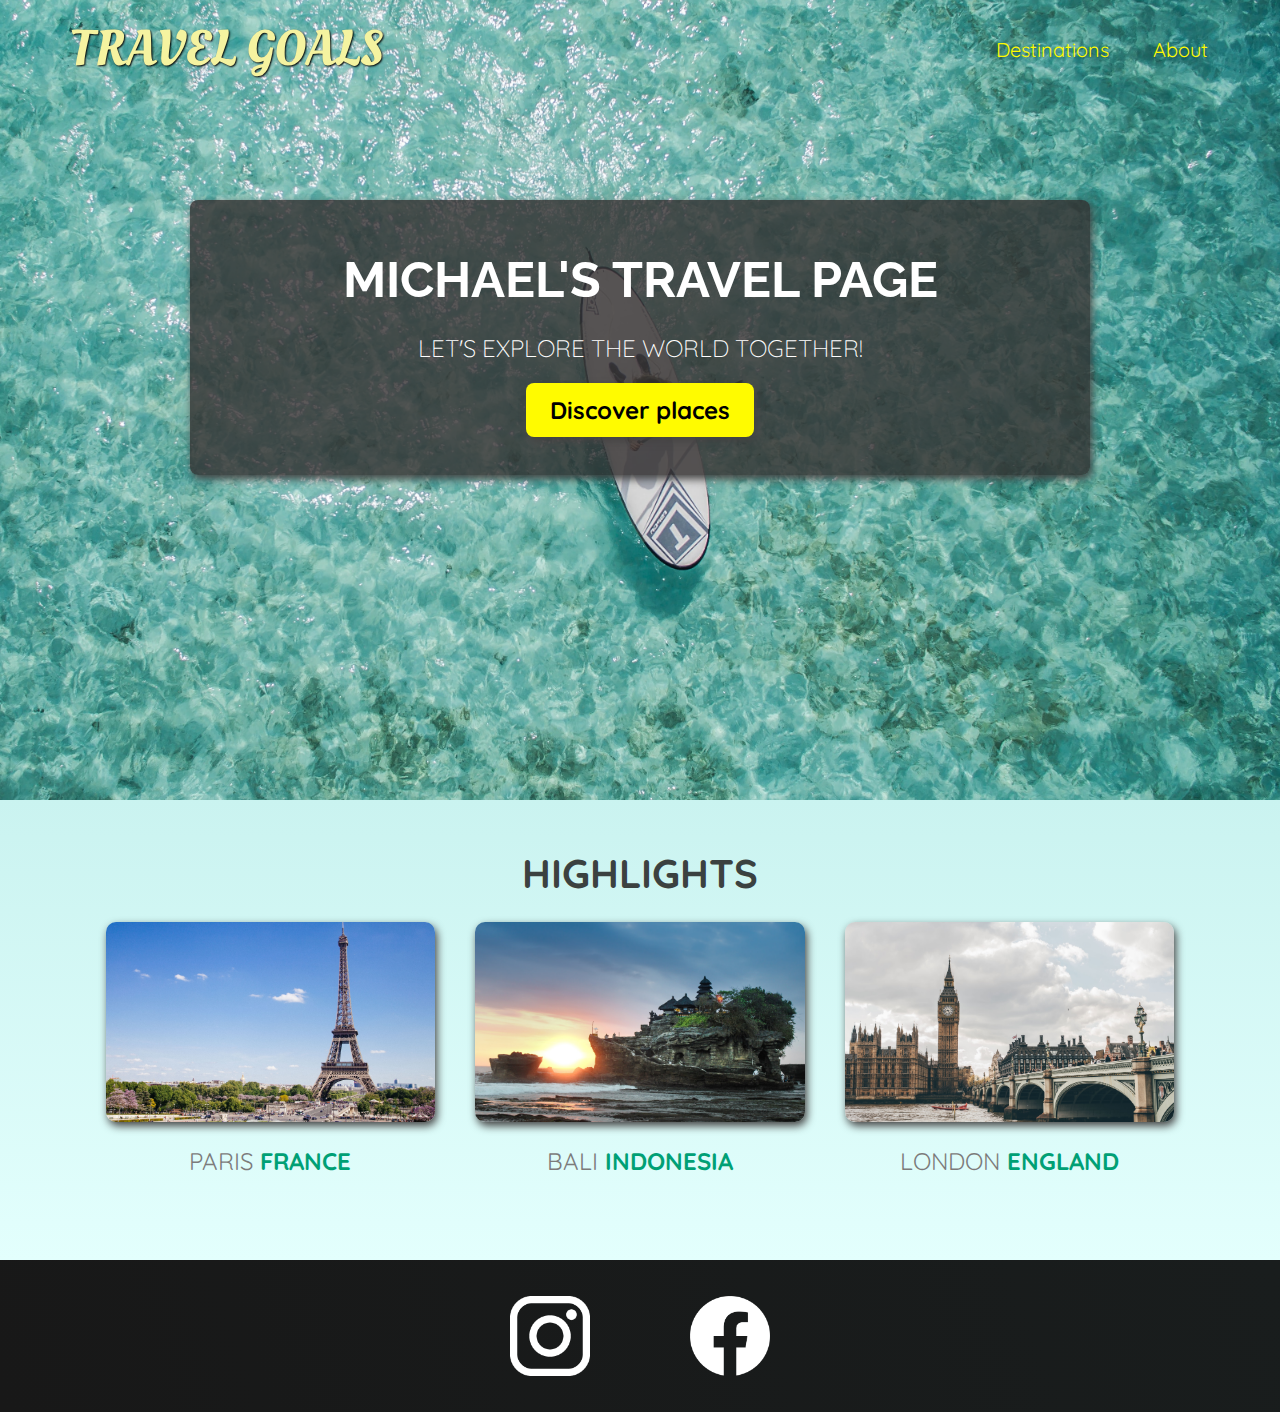
<file: index.html>
<!DOCTYPE html>
<html lang="en">
  <head>
    <meta charset="UTF-8" />
    <meta http-equiv="X-UA-Compatible" content="IE=edge" />
    <meta name="viewport" content="width=device-width, initial-scale=1.0" />
    <link
      href="https://fonts.googleapis.com/css2?family=Raleway:wght@700&family=Oleo+Script:wght@700&family=Quicksand:wght@300;500;700&display=swap"
      rel="stylesheet"
    />
    <link rel="stylesheet" href="shared.css" />
    <link rel="stylesheet" href="styles.css" />
    <title>Travel Goals</title>
  </head>
  <body>
    <header>
      <div id="page-logo">
        <a href="index.html">Travel Goals</a>
      </div>

      <nav>
        <ul>
          <li><a href="places.html">Destinations</a></li>
          <li><a href="">About</a></li>
        </ul>
      </nav>
    </header>
    <main>
      <section id="hero">
        <div id="hero-content">
          <h1>Michael's Travel Page</h1>
          <p>Let's explore the world together!</p>
          <a href="places.html">Discover places</a>
        </div>
      </section>

      <section id="highlights">
        <h2>Highlights</h2>
        <ul id="destinations">
          <li class="destination">
            <img
              src="images/places/paris.jpg"
              alt="Miami streets on sunny day"
            />
            <p>Paris <strong>France</strong></p>
          </li>
          <li class="destination">
            <img
              src="images/places/bali.jpg"
              alt="Munich soccer stadium in winter"
            />
            <p>Bali <strong>Indonesia</strong></p>
          </li>
          <li class="destination">
            <img
              src="images/places/london.jpg"
              alt="Palm beach in Barcelona on sunny day"
            />
            <p>London <strong>England</strong></p>
          </li>
        </ul>
      </section>
    </main>
    <footer>
      <ul>
        <li>
          <a href="https://www.instagram.com"
            ><img src="images/icons/insta.png" alt="Instagram logo"
          /></a>
        </li>
        <li>
          <a href="https://www.facebook.com">
            <img src="images/icons/facebook.png" alt="Facebook logo" />
          </a>
        </li>
      </ul>
    </footer>
  </body>
</html>
</file>
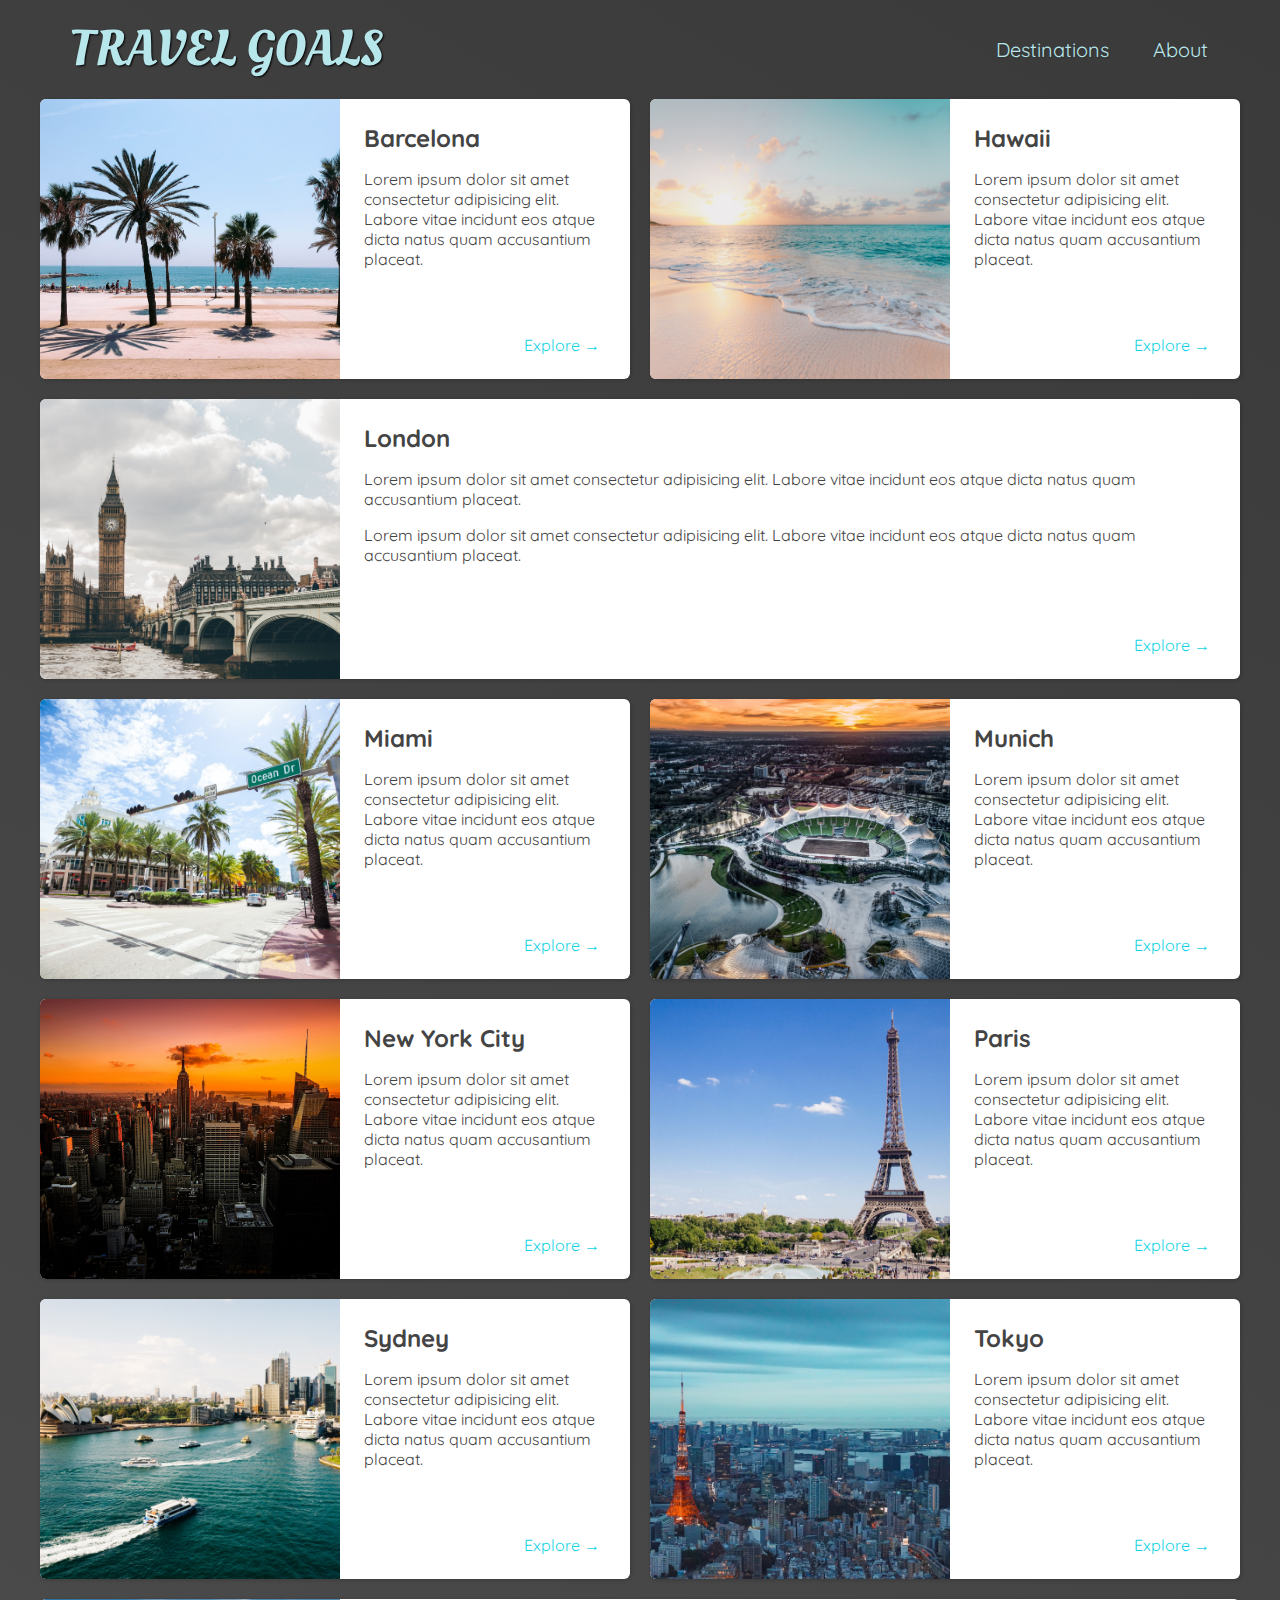
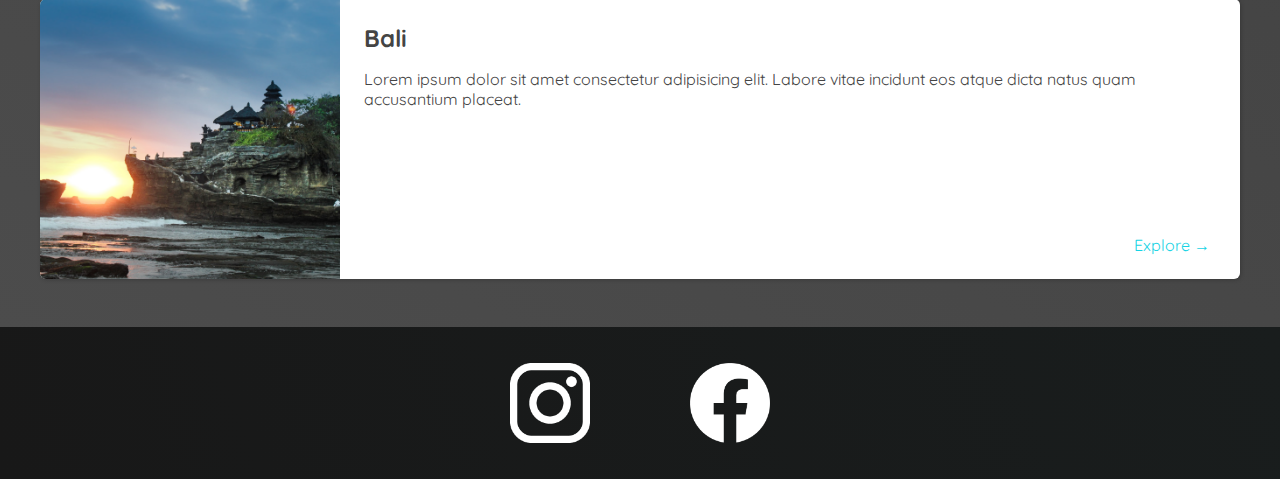
<file: places.html>
<!DOCTYPE html>
<html lang="en">
  <head>
    <meta charset="UTF-8" />
    <meta http-equiv="X-UA-Compatible" content="IE=edge" />
    <meta name="viewport" content="width=device-width, initial-scale=1.0" />
    <link
      href="https://fonts.googleapis.com/css2?family=Raleway:wght@700&family=Oleo+Script:wght@700&family=Quicksand:wght@300;500;700&display=swap"
      rel="stylesheet"
    />
    <link rel="stylesheet" href="shared.css" />
    <link rel="stylesheet" href="places.css" />
    <title>Travel Goals</title>
  </head>
  <body>
    <header>
      <div id="page-logo">
        <a href="index.html">Travel Goals</a>
      </div>

      <nav>
        <ul>
          <li><a href="places.html">Destinations</a></li>
          <li><a href="">About</a></li>
        </ul>
      </nav>
    </header>
    <main>
        <ul>
            <li>
              <img src="images/places/barcelona.jpg" alt="City of Barcelona" />
              <div class="item-content">
                <div>
                  <h2>Barcelona</h2>
                  <p>
                    Lorem ipsum dolor sit amet consectetur adipisicing elit. Labore
                    vitae incidunt eos atque dicta natus quam accusantium placeat.
                  </p>
                </div>
                <div class="actions">
                  <a href="https://en.wikipedia.org/wiki/Barcelona">Explore &#x2192</a>
                </div>
              </div>
            </li>
            <li>
              <img src="images/places/hawaii.jpg" alt="Hawaii beach" />
              <div class="item-content">
                <div>
                  <h2>Hawaii</h2>
                  <p>
                    Lorem ipsum dolor sit amet consectetur adipisicing elit. Labore
                    vitae incidunt eos atque dicta natus quam accusantium placeat.
                  </p>
                </div>
                <div class="actions">
                  <a href="hhttps://en.wikipedia.org/wiki/Hawaii">Explore &#x2192</a>
                </div>
              </div>
            </li>
            <li>
              <img src="images/places/london.jpg" alt="London city" />
              <div class="item-content">
                <div>
                  <h2>London</h2>
                  <p>
                    Lorem ipsum dolor sit amet consectetur adipisicing elit. Labore
                    vitae incidunt eos atque dicta natus quam accusantium placeat.
                  </p>
                  <p>
                    Lorem ipsum dolor sit amet consectetur adipisicing elit. Labore
                    vitae incidunt eos atque dicta natus quam accusantium placeat.
                  </p>
                </div>
                <div class="actions">
                  <a href="https://en.wikipedia.org/wiki/London">Explore &#x2192</a>
                </div>
              </div>
            </li>
            <li>
              <img src="images/places/miami.jpg" alt="Miami streets" />
              <div class="item-content">
                <div>
                  <h2>Miami</h2>
                  <p>
                    Lorem ipsum dolor sit amet consectetur adipisicing elit. Labore
                    vitae incidunt eos atque dicta natus quam accusantium placeat.
                  </p>
                </div>
                <div class="actions">
                  <a href="https://en.wikipedia.org/wiki/Miami">Explore &#x2192</a>
                </div>
              </div>
            </li>
            <li>
              <img src="images/places/munich.jpg" alt="Munich football stadium" />
              <div class="item-content">
                <div>
                  <h2>Munich</h2>
                  <p>
                    Lorem ipsum dolor sit amet consectetur adipisicing elit. Labore
                    vitae incidunt eos atque dicta natus quam accusantium placeat.
                  </p>
                </div>
                <div class="actions">
                  <a href="https://en.wikipedia.org/wiki/Munich">Explore &#x2192</a>
                </div>
              </div>
            </li>
            <li>
              <img src="images/places/new-york-city.jpg" alt="New York City skyline" />
              <div class="item-content">
                <div>
                  <h2>New York City</h2>
                  <p>
                    Lorem ipsum dolor sit amet consectetur adipisicing elit. Labore
                    vitae incidunt eos atque dicta natus quam accusantium placeat.
                  </p>
                </div>
                <div class="actions">
                  <a href="https://en.wikipedia.org/wiki/New_York_City"
                    >Explore &#x2192</a
                  >
                </div>
              </div>
            </li>
            <li>
              <img src="images/places/paris.jpg" alt="Paris city" />
              <div class="item-content">
                <div>
                  <h2>Paris</h2>
                  <p>
                    Lorem ipsum dolor sit amet consectetur adipisicing elit. Labore
                    vitae incidunt eos atque dicta natus quam accusantium placeat.
                  </p>
                </div>
                <div class="actions">
                  <a href="https://en.wikipedia.org/wiki/Paris">Explore &#x2192</a>
                </div>
              </div>
            </li>
            <li>
              <img src="images/places/sydney.jpg" alt="Sydney beach" />
              <div class="item-content">
                <div>
                  <h2>Sydney</h2>
                  <p>
                    Lorem ipsum dolor sit amet consectetur adipisicing elit. Labore
                    vitae incidunt eos atque dicta natus quam accusantium placeat.
                  </p>
                </div>
                <div class="actions">
                  <a href="https://en.wikipedia.org/wiki/Sydney">Explore &#x2192</a>
                </div>
              </div>
            </li>
            <li>
              <img src="images/places/tokyo.jpg" alt="Tokyo skyline" />
              <div class="item-content">
                <div>
                  <h2>Tokyo</h2>
                  <p>
                    Lorem ipsum dolor sit amet consectetur adipisicing elit. Labore
                    vitae incidunt eos atque dicta natus quam accusantium placeat.
                  </p>
                </div>
                <div class="actions">
                  <a href="https://en.wikipedia.org/wiki/Tokyo">Explore &#x2192</a>
                </div>
              </div>
            </li>
            <li>
              <img src="images/places/bali.jpg" alt="Bali beach" />
              <div class="item-content">
                <div>
                  <h2>Bali</h2>
                  <p>
                    Lorem ipsum dolor sit amet consectetur adipisicing elit. Labore
                    vitae incidunt eos atque dicta natus quam accusantium placeat.
                  </p>
                </div>
                <div class="actions">
                  <a href="https://en.wikipedia.org/wiki/Bali">Explore &#x2192</a>
                </div>
              </div>
            </li>
          </ul>
    </main>
    <footer>
      <ul>
        <li>
          <a href="https://www.instagram.com"
            ><img src="images/icons/insta.png" alt="Instagram logo"
          /></a>
        </li>
        <li>
          <a href="https://www.facebook.com">
            <img src="images/icons/facebook.png" alt="Facebook logo" />
          </a>
        </li>
      </ul>
    </footer>
  </body>
</html>
</file>
<file: shared.css>
body {
  font-family: 'Quicksand', sans-serif;
  margin: 0;
}

ul {
  list-style: none;
  margin: 0;
  padding: 0;
}

header {
  display: flex;
  justify-content: space-between;
  align-items: center;
  padding: 15px 60px;
  position: absolute;
  width: 100%;
  top: 0;
  left: 0;
  box-sizing: border-box;
}

#page-logo a {
  color: rgb(245, 243, 160);
  font-family: 'Oleo Script', sans-serif;
  font-size: 50px;
  padding: 10px;
  text-decoration: none;
  text-transform: uppercase;
  text-shadow: 1px 1px 2px rgb(0, 0, 0);
}

header ul {
  display: flex;
}

header li {
  margin-left: 20px;
}

header a {
  color: rgb(255, 251, 0);
  text-decoration: none;
  font-size: 20px;
  padding: 12px;
  text-shadow: 1px 1px 2px rgba(0, 0, 0, 0.2);
  border-radius: 6px;
}

header nav a:hover {
  color: rgb(77, 77, 77);
  background-color: rgb(255, 251, 0);
}

footer {
  background: linear-gradient(70deg, rgb(24, 24, 24), rgb(25, 29, 29));
  padding: 36px 0;
}

footer ul {
  display: flex;
  justify-content: center;
}

footer li {
  width: 80px;
  height: 80px;
  margin: 0 50px;
}

footer img {
  width: 100%;
  height: 100%;
}
</file>
<file: styles.css>
#hero {
  height: 800px;
  background-image: url('images/places/ocean.jpeg');
  background-position: center;
  background-size: cover;
}

#hero-content {
  width: 900px;
  background-color: rgba(51, 47, 47, 0.8);
  box-shadow: 2px 4px 8px rgb(68, 67, 67);
  border-radius: 8px;
  text-align: center;
  padding: 50px 0;
  margin: 0 auto;
  position: relative;
  top: 200px;
}

#hero-content h1 {
  color: white;
  font-family: 'Raleway', sans-serif;
  font-size: 50px;
  text-transform: uppercase;
  margin: 0;
}

#hero-content p {
  color: white;
  font-size: 24px;
  font-weight: 300;
  text-transform: uppercase;
  margin-bottom: 32px;
}

#hero-content a {
  background-color: rgb(255, 251, 0);
  color: black;
  font-weight: 700;
  font-size: 24px;
  text-decoration: none;
  padding: 12px 24px;
  border-radius: 8px;
  box-shadow: 2px 4px 8px rgb(68, 67, 67);
}

#hero-content a:hover {
  background-color: rgb(255, 238, 0);
}

#highlights {
  background: linear-gradient(0deg, rgb(227, 255, 253), rgb(202, 243, 240));
  padding: 24px;
}

#highlights h2 {
  color: rgb(59, 65, 64);
  font-size: 40px;
  text-align: center;
  text-transform: uppercase;
  margin: 24px 0;
}

#destinations {
  display: flex;
  justify-content: center;
  width: 90%;
  margin: auto;
  margin-bottom: 40px;
}

.destination {
  margin: 0 20px;
  width: 33%;
  text-transform: uppercase;
}

.destination img {
  height: 200px;
  width: 100%;
  box-shadow: 2px 4px 8px rgb(68, 67, 67);
  border-radius: 10px;
  object-fit: cover;
}

.destination p {
  color: rgb(124, 123, 123);
  font-size: 24px;
  margin: 20px 0;
  text-align: center;
}

.destination strong {
  color: rgb(0, 160, 117);
}
</file>
<file: places.css>
body {
  background: linear-gradient(30deg, rgb(77, 77, 77), rgb(58, 58, 58));
  color: rgb(68, 68, 68);
}

#page-logo a {
  color: rgb(183, 230, 235);
}

header {
  position: static;
}

header a {
  color: rgb(183, 230, 235);
}

header nav a:hover {
    background-color: rgb(183, 230, 235);
    color: rgb(59, 59, 59);
}

main ul {
  margin: 0 auto 48px auto;
  width: 1200px;
  display: grid;
  grid-template-columns: 1fr 1fr;
  gap: 20px 20px;
}

main li:nth-of-type(3) {
  grid-column: 1 / span 2;
  width: 100%;
}

main li:nth-of-type(10) {
  grid-column: 1 / span 2;
  width: 100%;
}

main li {
  display: flex;
  background-color: white;
  box-shadow: 1px 1px 4px rgba(0, 0, 0, 0.2);
  border-radius: 6px;
  overflow: hidden;
}

main li img {
  height: 280px;
  width: 300px;
  object-fit: cover;
}

.item-content {
  padding: 24px;
  display: flex;
  flex-direction: column;
  justify-content: space-between;
}

.item-content h2 {
    margin: 0;
}

.actions {
  text-align: right;
}

.actions a {
  color: rgb(22, 211, 228);
  padding: 6px;
  text-decoration: none;
  border-radius: 5px;
}

.actions a:hover {
  background-color: rgb(235, 253, 255);
}
</file>
